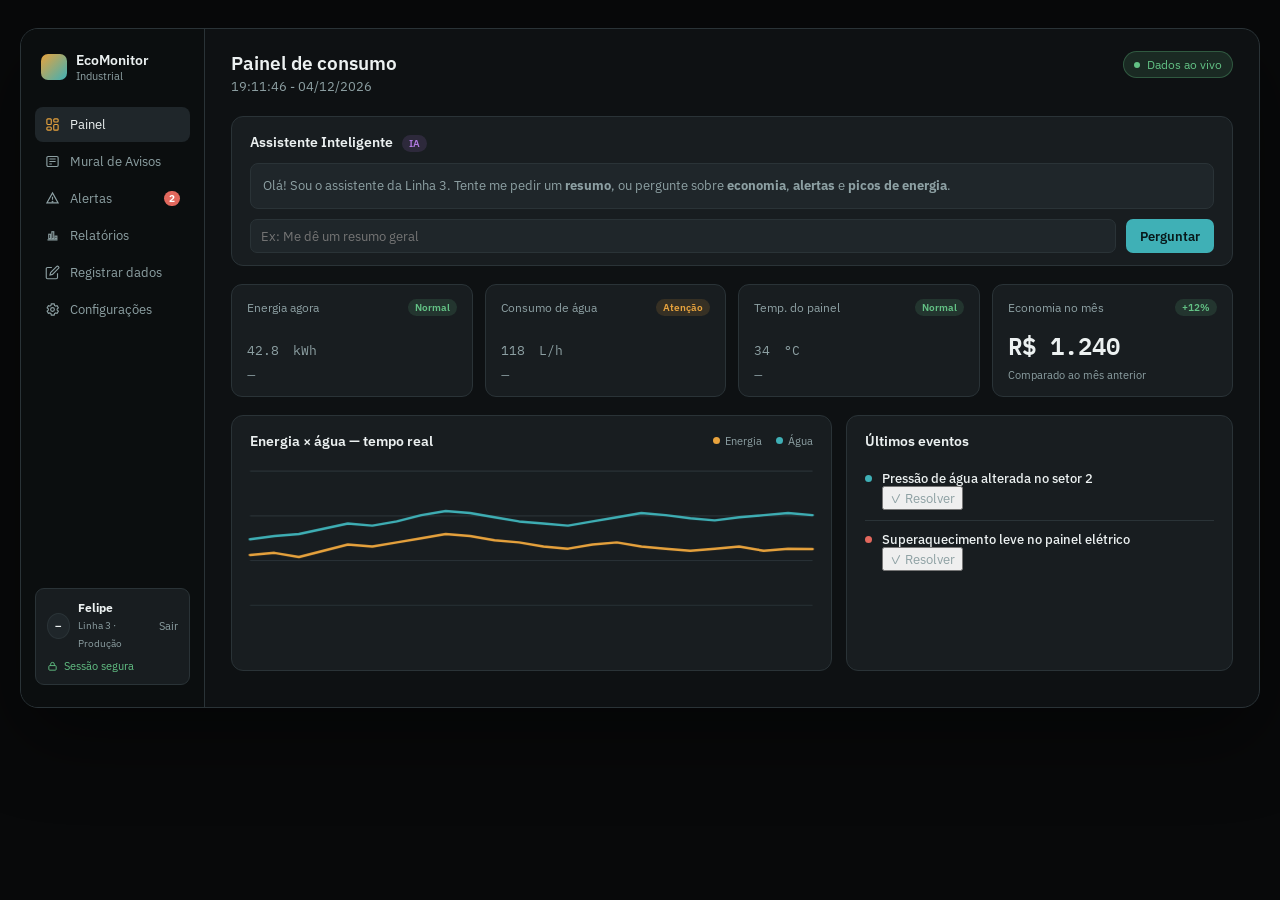
<file: Estrutura/index.html>
<!DOCTYPE html>
<html lang="pt-BR">
<head>
  <meta charset="UTF-8">
  <meta name="viewport" content="width=device-width, initial-scale=1.0">
  <title>EcoMonitor Industrial</title>
  
  <!-- Fontes do Google -->
  <link rel="preconnect" href="https://fonts.googleapis.com">
  <link href="https://fonts.googleapis.com/css2?family=IBM+Plex+Sans:wght@400;500;600;700&family=IBM+Plex+Mono:wght@400;500;600&display=swap" rel="stylesheet">
  
  <!-- Estilos CSS -->
  <link rel="stylesheet" href="style.css">
</head>
<body>

<div id="app" style="position:relative;">

  <!-- Menu Lateral -->
  <aside class="side">
    <div class="brand">
      <div class="brand-mark"></div>
      <div>
        <div class="brand-name">EcoMonitor</div>
        <div class="brand-sub">Industrial</div>
      </div>
    </div>
    <nav id="navList">
      <button data-view="painel" class="active" onclick="setView('painel')">
        <svg viewBox="0 0 24 24" fill="none" stroke="currentColor" stroke-width="1.8"><rect x="3" y="3" width="7" height="9" rx="1.5"/><rect x="14" y="3" width="7" height="5" rx="1.5"/><rect x="14" y="12" width="7" height="9" rx="1.5"/><rect x="3" y="16" width="7" height="5" rx="1.5"/></svg>
        Painel
      </button>
      <button data-view="mural" onclick="setView('mural')">
        <svg viewBox="0 0 24 24" fill="none" stroke="currentColor" stroke-width="1.8"><rect x="3" y="4" width="18" height="16" rx="2"/><path d="M7 8h10"/><path d="M7 12h10"/><path d="M7 16h4"/></svg>
        Mural de Avisos
      </button>
      <button data-view="alertas" onclick="setView('alertas')">
        <svg viewBox="0 0 24 24" fill="none" stroke="currentColor" stroke-width="1.8"><path d="M12 3l9 16H3z"/><path d="M12 9v5"/><circle cx="12" cy="17" r=".6" fill="currentColor"/></svg>
        Alertas
        <span class="badge" id="alertBadge">0</span>
      </button>
      <button data-view="relatorios" onclick="setView('relatorios')">
        <svg viewBox="0 0 24 24" fill="none" stroke="currentColor" stroke-width="1.8"><path d="M4 19h16"/><rect x="6" y="10" width="3" height="7"/><rect x="11" y="6" width="3" height="11"/><rect x="16" y="13" width="3" height="4"/></svg>
        Relatórios
      </button>
      <button data-view="registro-dados" onclick="setView('registro-dados')">
        <svg viewBox="0 0 24 24" fill="none" stroke="currentColor" stroke-width="1.8"><path d="M11 4H4a2 2 0 00-2 2v14a2 2 0 002 2h14a2 2 0 002-2v-7"/><path d="M18.5 2.5a2.121 2.121 0 013 3L12 15l-4 1 1-4 9.5-9.5z"/></svg>
        Registrar dados
      </button>
      <button data-view="config" onclick="setView('config')">
        <svg viewBox="0 0 24 24" fill="none" stroke="currentColor" stroke-width="1.8"><circle cx="12" cy="12" r="3"/><path d="M19.4 13a7.9 7.9 0 000-2l2-1.6-2-3.4-2.4.6a8 8 0 00-1.7-1L14.7 3h-4.6l-.6 2.6a8 8 0 00-1.7 1l-2.4-.6-2 3.4L5.4 11a7.9 7.9 0 000 2l-2 1.6 2 3.4 2.4-.6a8 8 0 001.7 1l.6 2.6h4.6l.6-2.6a8 8 0 001.7-1l2.4.6 2-3.4z"/></svg>
        Configurações
      </button>
    </nav>
    <div class="side-foot">
      <div class="side-foot-top">
        <div class="side-avatar" id="sideAvatar">–</div>
        <div><b id="sideUser">Felipe</b><small>Linha 3 · Produção</small></div>
        <button id="logout" onclick="logout()">Sair</button>
      </div>
      <div class="lock-row">
        <svg viewBox="0 0 24 24" fill="none" stroke="currentColor" stroke-width="2"><rect x="4" y="10" width="16" height="10" rx="2"/><path d="M8 10V7a4 4 0 018 0v3"/></svg>
        Sessão segura
      </div>
    </div>
  </aside>

  <!-- Conteúdo Principal -->
  <main class="main">

    <!-- VIEW: PAINEL -->
    <section class="view active" data-view="painel">
      <div class="topbar">
        <div><h1>Painel de consumo</h1><p id="clock">—</p></div>
        <div class="live"><span class="live-dot"></span>Dados ao vivo</div>
      </div>

      <!-- ASSISTENTE IA -->
      <div class="panel" style="margin-bottom: 18px; padding-bottom: 12px;">
        <div class="panel-head" style="margin-bottom:12px;">
          <h2>Assistente Inteligente <span class="kpi-tag tag-ai" style="margin-left: 6px;">IA</span></h2>
        </div>
        <div class="ai-chat-box" id="ai-output">
          Olá! Sou o assistente da Linha 3. Tente me pedir um <b>resumo</b>, ou pergunte sobre <b>economia</b>, <b>alertas</b> e <b>picos de energia</b>.
        </div>
        <div style="display:flex; gap:10px;">
          <input type="text" id="ai-input" class="input-field" placeholder="Ex: Me dê um resumo geral" onkeypress="handleAIPress(event)">
          <button class="btn-primary" style="width: auto; white-space: nowrap;" onclick="askAI()">Perguntar</button>
        </div>
      </div>

      <!-- KPIs -->
      <div class="kpis">
        <div class="kpi" id="kpi-energy">
          <div class="kpi-top"><span class="kpi-label">Energia agora</span><span class="kpi-tag tag-ok" id="tag-energy">Normal</span></div>
          <div class="kpi-val mono"><span id="val-energy">42.8</span> <span>kWh</span></div>
          <div class="kpi-delta" id="delta-energy">—</div>
        </div>
        <div class="kpi" id="kpi-water">
          <div class="kpi-top"><span class="kpi-label">Consumo de água</span><span class="kpi-tag tag-warn" id="tag-water">Atenção</span></div>
          <div class="kpi-val mono"><span id="val-water">118</span> <span>L/h</span></div>
          <div class="kpi-delta" id="delta-water">—</div>
        </div>
        <div class="kpi" id="kpi-temp">
          <div class="kpi-top"><span class="kpi-label">Temp. do painel</span><span class="kpi-tag tag-ok" id="tag-temp">Normal</span></div>
          <div class="kpi-val mono"><span id="val-temp">34</span> <span>°C</span></div>
          <div class="kpi-delta" id="delta-temp">—</div>
        </div>
        <div class="kpi">
          <div class="kpi-top"><span class="kpi-label">Economia no mês</span><span class="kpi-tag tag-ok">+12%</span></div>
          <div class="kpi-val mono">R$ 1.240</div>
          <div class="kpi-delta">Comparado ao mês anterior</div>
        </div>
      </div>

      <!-- GRÁFICO E EVENTOS -->
      <div class="grid2">
        <div class="panel">
          <div class="panel-head">
            <h2>Energia × água — tempo real</h2>
            <div class="legend">
              <span><i class="dot" style="background:var(--energy)"></i>Energia</span>
              <span><i class="dot" style="background:var(--water)"></i>Água</span>
            </div>
          </div>
          <div class="chart-wrap">
            <svg id="chartSvg" viewBox="0 0 460 170" preserveAspectRatio="none" onmousemove="chartHover(event)" onmouseleave="chartOut()">
              <g stroke="var(--line)" stroke-width="1">
                <line x1="0" y1="10" x2="460" y2="10"/><line x1="0" y1="50" x2="460" y2="50"/>
                <line x1="0" y1="90" x2="460" y2="90"/><line x1="0" y1="130" x2="460" y2="130"/>
              </g>
              <polyline id="lineEnergy" fill="none" stroke="var(--energy)" stroke-width="2.2" stroke-linejoin="round" stroke-linecap="round" points=""/>
              <polyline id="lineWater" fill="none" stroke="var(--water)" stroke-width="2.2" stroke-linejoin="round" stroke-linecap="round" points=""/>
              <line id="hoverLine" x1="0" y1="0" x2="0" y2="170" stroke="var(--text-faint)" stroke-width="1" opacity="0"/>
            </svg>
            <div class="chart-tip" id="chartTip"></div>
          </div>
        </div>

        <div class="panel">
          <div class="panel-head"><h2>Últimos eventos</h2></div>
          <div id="mini-alerts"></div>
        </div>
      </div>
    </section>

    <!-- VIEW: MURAL DE AVISOS -->
    <section class="view" data-view="mural">
      <div class="topbar"><div><h1>Mural de Avisos</h1><p>Comunicados de RH, Qualidade, Manutenção e Segurança</p></div></div>
      <div class="grid2-eq">
        <div class="panel" style="display:flex; flex-direction:column;">
          <div class="panel-head" style="margin-bottom:16px;">
            <h2>Quadro de Avisos</h2>
            <div style="display:flex; gap:8px;">
              <select id="filtro-setor" class="input-field" style="width:auto; padding:4px 8px;" onchange="renderMural()">
                <option value="todos">Todos os setores</option>
                <option value="Produção">Produção</option>
                <option value="Manutenção">Manutenção</option>
                <option value="Logística">Logística</option>
                <option value="Qualidade">Qualidade</option>
              </select>
              <select id="filtro-turno" class="input-field" style="width:auto; padding:4px 8px;" onchange="renderMural()">
                <option value="todos">Todos os turnos</option>
                <option value="1º turno">1º turno</option>
                <option value="2º turno">2º turno</option>
                <option value="3º turno">3º turno</option>
              </select>
            </div>
          </div>
          <div id="mural-lista" style="flex:1; overflow-y:auto; padding-right:6px;"></div>
        </div>

        <div style="display:flex; flex-direction:column; gap:14px;">
          <div class="panel">
            <div class="panel-head"><h2>Publicar novo aviso</h2></div>
            <form id="form-aviso" onsubmit="publicarAviso(event)">
              <div style="display:flex; gap:10px; margin-bottom:12px;">
                <div class="form-group" style="flex:1; margin:0;">
                  <label>Setor Alvo</label>
                  <select id="input-setor" class="input-field" required>
                    <option value="Produção">Produção</option>
                    <option value="Manutenção">Manutenção</option>
                    <option value="Logística">Logística</option>
                    <option value="Qualidade">Qualidade</option>
                  </select>
                </div>
                <div class="form-group" style="flex:1; margin:0;">
                  <label>Turno</label>
                  <select id="input-turno" class="input-field" required>
                    <option value="1º turno">1º turno</option>
                    <option value="2º turno">2º turno</option>
                    <option value="3º turno">3º turno</option>
                    <option value="Geral">Geral (Todos)</option>
                  </select>
                </div>
              </div>
              <div class="form-group">
                <label>Mensagem</label>
                <textarea id="input-texto" class="input-field" rows="3" required placeholder="Digite o aviso..."></textarea>
              </div>
              <div style="display:flex; justify-content:space-between; align-items:center;">
                <label style="display:flex; align-items:center; gap:6px; font-size:12px; cursor:pointer;">
                  <input type="checkbox" id="input-critico" style="accent-color:var(--water); width:16px; height:16px;">
                  Exige confirmação (Crítico)
                </label>
                <button type="submit" class="btn-primary" style="width:auto;">Publicar</button>
              </div>
            </form>
          </div>

          <div class="panel" style="flex:1;">
            <div class="panel-head"><h2>Painel de Confirmações</h2></div>
            <div id="painel-lista" style="display:flex; flex-direction:column; gap:10px;"></div>
          </div>
        </div>
      </div>
    </section>

    <!-- VIEW: ALERTAS -->
    <section class="view" data-view="alertas">
      <div class="topbar">
        <div><h1>Alertas</h1><p>Gerados automaticamente por energia, água, temperatura, sensores e segurança</p></div>
      </div>
      <div class="panel">
        <div class="filter-row" id="filterRowAlertas"></div>
        <div id="alert-list"></div>
      </div>
    </section>

    <!-- VIEW: REGISTRAR DADOS (NOVA TELA) -->
    <section class="view" data-view="registro-dados">
      <div class="topbar">
        <div>
          <h1>Registrar Dados Operacionais</h1>
          <p>Apontamento manual de medições, dados de produção e inspeções da Linha 3</p>
        </div>
        <div style="display:flex; gap:8px;">
          <button class="btn-primary" style="width:auto; padding:6px 14px; font-size:12px; background:var(--panel-2); color:var(--text); border:1px solid var(--line);" onclick="exportarCSV()">
            📥 Exportar CSV
          </button>
        </div>
      </div>

      <!-- KPIs RÁPIDOS DE REGISTRO -->
      <div class="kpis">
        <div class="kpi">
          <div class="kpi-top"><span class="kpi-label">Lançamentos Hoje</span><span class="kpi-tag tag-ok">Ativo</span></div>
          <div class="kpi-val mono" id="kpi-count-hoje">0</div>
          <div class="kpi-delta">Registrados neste turno</div>
        </div>
        <div class="kpi">
          <div class="kpi-top"><span class="kpi-label">Aprovação Pendente</span><span class="kpi-tag tag-warn" id="tag-pendente">0</span></div>
          <div class="kpi-val mono" id="kpi-count-pendente">0</div>
          <div class="kpi-delta">Requerem validação do CO</div>
        </div>
        <div class="kpi">
          <div class="kpi-top"><span class="kpi-label">Média Energia Lançada</span></div>
          <div class="kpi-val mono"><span id="kpi-media-energia">0.0</span> <span>kWh</span></div>
          <div class="kpi-delta">Das últimas medições</div>
        </div>
        <div class="kpi">
          <div class="kpi-top"><span class="kpi-label">Total Refugos</span><span class="kpi-tag tag-danger">Qualidade</span></div>
          <div class="kpi-val mono"><span id="kpi-total-refugo">0</span> <span>pçs</span></div>
          <div class="kpi-delta">Apontadas hoje</div>
        </div>
      </div>

      <div class="grid2">
        <!-- FORMULÁRIO DE REGISTRO COM ABAS -->
        <div class="panel">
          <div class="panel-head" style="margin-bottom:14px; align-items:center;">
            <h2>Novo Apontamento</h2>
            <div class="tab-buttons">
              <button class="tab-btn active" data-tab="sensor" onclick="setTab('sensor')">Sensores</button>
              <button class="tab-btn" data-tab="producao" onclick="setTab('producao')">Produção</button>
              <button class="tab-btn" data-tab="inspecao" onclick="setTab('inspecao')">Inspeção</button>
            </div>
          </div>

          <!-- ABA 1: SENSORES -->
          <form id="form-registro-sensor" class="tab-content active" onsubmit="salvarRegistroSensor(event)">
            <div style="display:grid; grid-template-columns:1fr 1fr; gap:10px; margin-bottom:12px;">
              <div class="form-group" style="margin:0;">
                <label>Setor / Equipamento</label>
                <select id="reg-sensor-setor" class="input-field" required>
                  <option value="Linha 3 - Prensa">Prensa 3</option>
                  <option value="Linha 3 - Compressores">Compressores</option>
                  <option value="Linha 3 - Caldeira">Caldeira Principal</option>
                  <option value="Setor de Pintura">Setor de Pintura</option>
                </select>
              </div>
              <div class="form-group" style="margin:0;">
                <label>Energia (kWh)</label>
                <input type="number" step="0.1" id="reg-sensor-energia" class="input-field" placeholder="Ex: 45.2" required>
              </div>
            </div>

            <div style="display:grid; grid-template-columns:1fr 1fr; gap:10px; margin-bottom:12px;">
              <div class="form-group" style="margin:0;">
                <label>Água (L/h)</label>
                <input type="number" step="1" id="reg-sensor-agua" class="input-field" placeholder="Ex: 110" required>
              </div>
              <div class="form-group" style="margin:0;">
                <label>Temperatura (°C)</label>
                <input type="number" step="0.5" id="reg-sensor-temp" class="input-field" placeholder="Ex: 36.5" required>
              </div>
            </div>

            <div class="form-group">
              <label>Observação / Condição Operacional</label>
              <textarea id="reg-sensor-obs" class="input-field" rows="2" placeholder="Descreva ruídos, vibrações ou anomalias percebidas..."></textarea>
            </div>

            <button type="submit" class="btn-primary">Registrar Medição de Sensores</button>
          </form>

          <!-- ABA 2: PRODUÇÃO -->
          <form id="form-registro-producao" class="tab-content" onsubmit="salvarRegistroProducao(event)">
            <div style="display:grid; grid-template-columns:1fr 1fr; gap:10px; margin-bottom:12px;">
              <div class="form-group" style="margin:0;">
                <label>Lote de Produção</label>
                <input type="text" id="reg-prod-lote" class="input-field" placeholder="Ex: LOTE-2026-09" required>
              </div>
              <div class="form-group" style="margin:0;">
                <label>Turno</label>
                <select id="reg-prod-turno" class="input-field" required>
                  <option value="1º turno">1º turno</option>
                  <option value="2º turno">2º turno</option>
                  <option value="3º turno">3º turno</option>
                </select>
              </div>
            </div>

            <div style="display:grid; grid-template-columns:1fr 1fr; gap:10px; margin-bottom:12px;">
              <div class="form-group" style="margin:0;">
                <label>Peças Produzidas (Boas)</label>
                <input type="number" id="reg-prod-boas" class="input-field" placeholder="Ex: 450" required>
              </div>
              <div class="form-group" style="margin:0;">
                <label>Peças com Defeito (Refugo)</label>
                <input type="number" id="reg-prod-refugo" class="input-field" placeholder="Ex: 12" required>
              </div>
            </div>

            <div class="form-group">
              <label>Motivo Refugo / Paradas</label>
              <input type="text" id="reg-prod-motivo" class="input-field" placeholder="Ex: Rebarba excessiva / Ajuste mecânico">
            </div>

            <button type="submit" class="btn-primary">Apontar Dados de Produção</button>
          </form>

          <!-- ABA 3: INSPEÇÃO -->
          <form id="form-registro-inspecao" class="tab-content" onsubmit="salvarRegistroInspecao(event)">
            <div style="display:grid; grid-template-columns:1fr 1fr; gap:10px; margin-bottom:12px;">
              <div class="form-group" style="margin:0;">
                <label>Equipamento Inspecionado</label>
                <select id="reg-insp-equip" class="input-field" required>
                  <option value="Painel Elétrico Central">Painel Elétrico Central</option>
                  <option value="Bomba de Resfriamento A">Bomba de Resfriamento A</option>
                  <option value="Motor do Compressor 2">Motor do Compressor 2</option>
                  <option value="Válvula Reguladora de Pressão">Válvula Reguladora</option>
                </select>
              </div>
              <div class="form-group" style="margin:0;">
                <label>Status do Checklist</label>
                <select id="reg-insp-status" class="input-field" required>
                  <option value="Aprovado">✓ Aprovado (Sem anomalias)</option>
                  <option value="Alerta">⚠️ Atenção (Requer acompanhamento)</option>
                  <option value="Crítico">🚨 Crítico (Parada imediata)</option>
                </select>
              </div>
            </div>

            <div class="form-group">
              <label>Parecer do Técnico / Operador</label>
              <textarea id="reg-insp-detalhes" class="input-field" rows="3" required placeholder="Relate o estado físico, óleos, ruídos e temperaturas medidas..."></textarea>
            </div>

            <button type="submit" class="btn-primary">Salvar Inspeção Preventiva</button>
          </form>
        </div>

        <!-- TABELA / HISTÓRICO DE DADOS REGISTRADOS -->
        <div class="panel" style="display:flex; flex-direction:column;">
          <div class="panel-head" style="margin-bottom:12px;">
            <h2>Histórico de Registros</h2>
            <div style="display:flex; gap:6px;">
              <input type="text" id="search-registro" class="input-field" placeholder="Buscar..." style="padding:4px 8px; width:110px;" oninput="renderTabelaRegistros()">
              <select id="filter-tipo-registro" class="input-field" style="width:auto; padding:4px 6px;" onchange="renderTabelaRegistros()">
                <option value="todos">Todos</option>
                <option value="sensor">Sensórica</option>
                <option value="producao">Produção</option>
                <option value="inspecao">Inspeção</option>
              </select>
            </div>
          </div>

          <div style="flex:1; overflow-y:auto; max-height:360px;" class="table-wrap">
            <table class="data-table">
              <thead>
                <tr>
                  <th>Tipo</th>
                  <th>Detalhes</th>
                  <th>Autor / Hora</th>
                  <th>Status</th>
                  <th style="text-align:right;">Ações</th>
                </tr>
              </thead>
              <tbody id="tbody-registros">
                <!-- Inserido dinamicamente via JS -->
              </tbody>
            </table>
          </div>
        </div>
      </div>
    </section>

    <!-- VIEW: RELATÓRIOS -->
    <section class="view" data-view="relatorios">
      <div class="topbar"><div><h1>Relatórios</h1><p>Economia, alertas, sensores e histórico da Linha 3</p></div></div>
      <div class="grid2" style="margin-bottom:14px;">
        <div class="panel">
          <div class="panel-head"><h2>Economia por categoria — setembro</h2></div>
          <div class="report-bar-row">
            <div class="report-bar-label"><span>Energia</span><span class="mono">R$ 780</span></div>
            <div class="report-bar-track"><div class="report-bar-fill" style="width:63%; background:var(--energy);"></div></div>
          </div>
          <div class="report-bar-row">
            <div class="report-bar-label"><span>Água</span><span class="mono">R$ 460</span></div>
            <div class="report-bar-track"><div class="report-bar-fill" style="width:37%; background:var(--water);"></div></div>
          </div>
        </div>
        <div class="panel">
          <div class="panel-head"><h2>Alertas por tipo</h2></div>
          <div id="alert-breakdown">Aguardando dados...</div>
        </div>
      </div>
    </section>

    <!-- VIEW: CONFIGURAÇÕES -->
    <section class="view" data-view="config">
      <div class="topbar"><div><h1>Configurações</h1><p>Acessibilidade, perfil e limites de alerta</p></div></div>
      <div class="grid2">
        <div class="panel">
          <div class="panel-head"><h2>Acessibilidade</h2></div>
          <div class="a11y-row">
            <div><div class="a11y-label">Alto contraste</div></div>
            <button class="switch" id="sw-contrast" onclick="toggleContrast(this)"></button>
          </div>
        </div>
        <div class="panel">
          <div class="panel-head"><h2>Perfil e limites</h2></div>
          <div class="a11y-row">
            <div><div class="a11y-label">Usuário ativo</div></div>
            <div class="profile-pick" id="profilePick">
              <button onclick="setUser('Felipe')" data-user="Felipe" class="active">Felipe</button>
              <button onclick="setUser('Gabriel')" data-user="Gabriel">Gabriel</button>
            </div>
          </div>
        </div>
      </div>
    </section>

  </main>
</div>

<!-- Toast Notificação -->
<div class="toast" id="toast"></div>

<!-- Lógica JavaScript Externa -->
<script src="JS.js"></script>
</body>
</html>
</file>
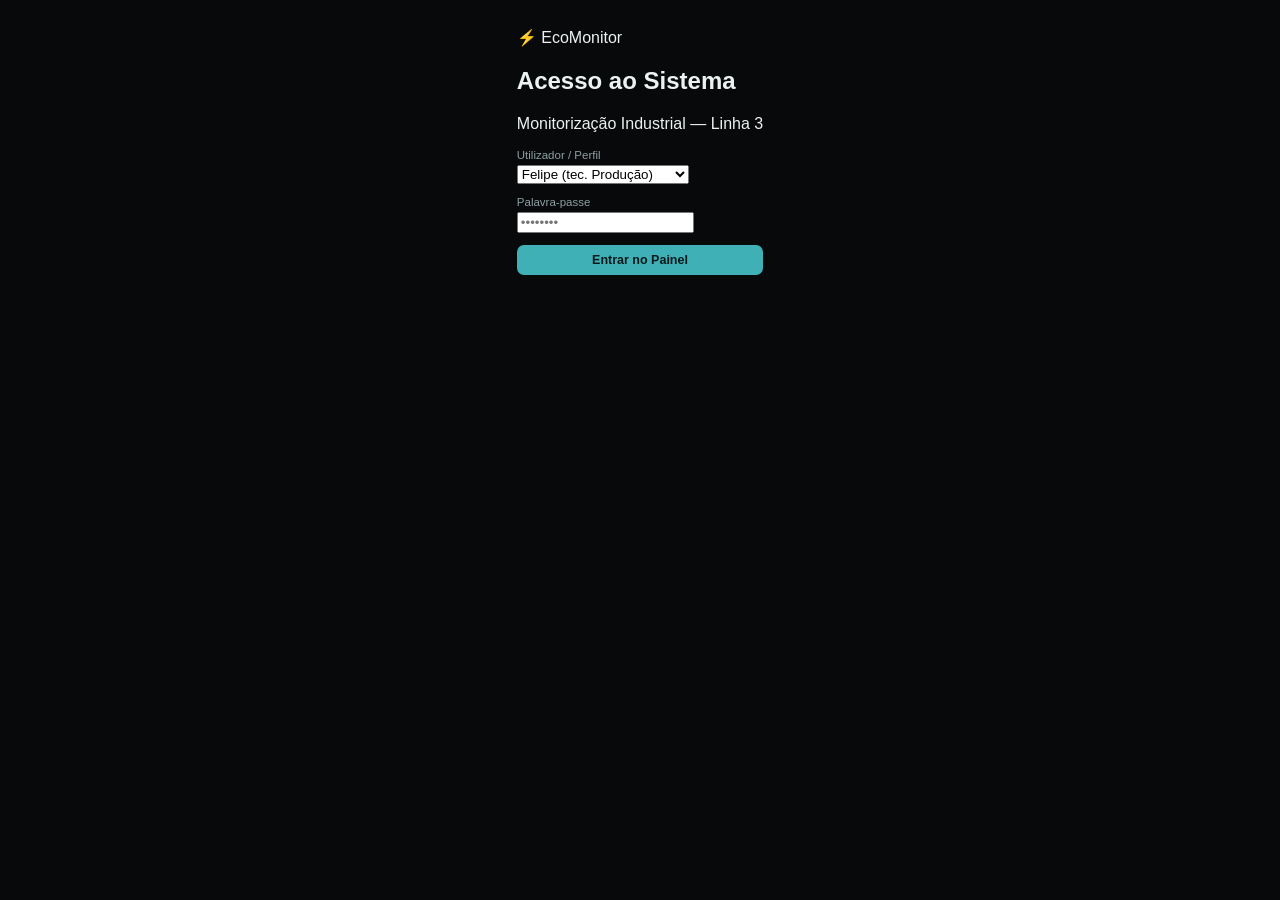
<file: Estrutura/login.html>
<!DOCTYPE html>
<html lang="pt-BR">
<head>
  <meta charset="UTF-8">
  <meta name="viewport" content="width=device-width, initial-scale=1.0">
  <title>Login - EcoMonitor Industrial</title>
  <link rel="stylesheet" href="style.css">
  <link rel="preconnect" href="https://fonts.googleapis.com">
  <link rel="preconnect" href="https://fonts.gstatic.com" crossorigin>
  <link href="https://fonts.googleapis.com/css2?family=JetBrains+Mono:wght@400;500;700&family=Plus+Jakarta+Sans:wght@400;500;600;700&display=swap" rel="stylesheet">
</head>
<body class="login-page">

  <div class="login-container">
    <div class="login-card">
      <div class="login-header">
        <div class="logo">
          <span class="logo-icon">⚡</span>
          <span class="logo-text">EcoMonitor</span>
        </div>
        <h2>Acesso ao Sistema</h2>
        <p>Monitorização Industrial — Linha 3</p>
      </div>

      <form id="loginForm" onsubmit="realizarLogin(event)" class="login-form">
        <div class="form-group">
          <label for="loginUser">Utilizador / Perfil</label>
          <select id="loginUser" required>
            <option value="Felipe">Felipe (tec. Produção)</option>
            <option value="Mariana">Gabriel (Téc. Segurança)</option>
            <option value="Carlos">Rodrigo (CO)</option>
          </select>
        </div>

        <div class="form-group">
          <label for="loginPass">Palavra-passe</label>
          <input type="password" id="loginPass" placeholder="••••••••" required>
        </div>

        <div id="loginError" class="login-error" style="display: none;">
          Palavra-passe incorreta. Tente novamente.
        </div>

        <button type="submit" class="btn-primary btn-block">Entrar no Painel</button>
      </form>
      
      <div class="login-footer">
        
      </div>
    </div>
  </div>

  <script>
    function realizarLogin(e) {
      e.preventDefault();
      const user = document.getElementById('loginUser').value;
      const pass = document.getElementById('loginPass').value;
      const errorDiv = document.getElementById('loginError');

      // Validação simples de credenciais
      if (pass === '12345678' || pass === 'admin' || pass.length >= 4) {
        localStorage.setItem('ecomonitor_user', user);
        window.location.href = 'index.html';
      } else {
        errorDiv.style.display = 'block';
      }
    }
  </script>
</body>
</html>
</file>
<file: Estrutura/style.css>
:root {
  --bg: #0E1113;
  --panel: #181D20;
  --panel-2: #1F262A;
  --line: #2A3337;
  --text: #ECF1F1;
  --text-dim: #8DA0A3;
  --text-faint: #5C6D70;
  --energy: #E8A33D;
  --energy-soft: rgba(232, 163, 61, 0.14);
  --water: #3FB0B6;
  --water-soft: rgba(63, 176, 182, 0.14);
  --danger: #E2685D;
  --danger-soft: rgba(226, 104, 93, 0.14);
  --ok: #63C285;
  --ok-soft: rgba(99, 194, 133, 0.14);
  --security: #B07AE0;
  --security-soft: rgba(176, 122, 224, 0.14);
  --radius: 12px;
  --font-scale: 1;
}

* {
  box-sizing: border-box;
}

html, body {
  margin: 0;
  background: #08090A;
}

body {
  font-family: 'IBM Plex Sans', sans-serif;
  display: flex;
  justify-content: center;
  padding: 28px 18px;
  color: var(--text);
}

.mono {
  font-family: 'IBM Plex Mono', monospace;
}

::selection {
  background: var(--energy);
  color: #181D20;
}

@media (prefers-reduced-motion: reduce) {
  :root {
    --motion: 0;
  }
}

button {
  font-family: inherit;
  color: inherit;
}

button:focus-visible, input:focus-visible, select:focus-visible, textarea:focus-visible {
  outline: 2px solid var(--water);
  outline-offset: 2px;
  border-radius: 6px;
}

#app {
  width: 100%;
  max-width: 1240px;
  background: var(--bg);
  border: 1px solid var(--line);
  border-radius: 18px;
  overflow: hidden;
  display: flex;
  min-height: 680px;
  font-size: calc(14px * var(--font-scale));
  box-shadow: 0 30px 80px rgba(0, 0, 0, 0.45);
  transition: font-size 0.15s ease;
}

/* Modo Alto Contraste */
#app.high-contrast {
  --bg: #000000;
  --panel: #0d0d0d;
  --panel-2: #1a1a1a;
  --line: #444444;
  --text: #ffffff;
  --text-dim: #cccccc;
}

/* Login Gate */
#gate {
  position: absolute;
  inset: 0;
  z-index: 20;
  background: radial-gradient(circle at 30% 20%, #1a2124 0%, #0a0c0d 70%);
  display: flex;
  align-items: center;
  justify-content: center;
  border-radius: 18px;
}

#gate.hidden {
  display: none;
}

.gate-card {
  width: 340px;
  text-align: left;
}

.gate-mark {
  width: 44px;
  height: 44px;
  border-radius: 11px;
  margin-bottom: 18px;
  background: linear-gradient(135deg, var(--energy), var(--water));
}

.gate-card h1 {
  font-size: 20px;
  margin: 0 0 6px;
  font-weight: 600;
}

.gate-card p {
  color: var(--text-dim);
  font-size: 13px;
  margin: 0 0 22px;
}

.gate-users {
  display: flex;
  gap: 10px;
  margin-bottom: 14px;
}

.gate-user {
  flex: 1;
  background: var(--panel);
  border: 1px solid var(--line);
  border-radius: 10px;
  padding: 14px 10px;
  cursor: pointer;
  text-align: center;
  transition: border-color 0.15s, transform 0.15s;
}

.gate-user:hover {
  border-color: var(--water);
  transform: translateY(-1px);
}

.gate-user.selected {
  border-color: var(--water);
  background: var(--water-soft);
}

.gate-avatar {
  width: 34px;
  height: 34px;
  border-radius: 50%;
  margin: 0 auto 8px;
  display: flex;
  align-items: center;
  justify-content: center;
  font-weight: 600;
  font-size: 13px;
  background: var(--panel-2);
  border: 1px solid var(--line);
}

.gate-user span {
  font-size: 12.5px;
}

#gate-enter {
  width: 100%;
  padding: 11px;
  border-radius: 9px;
  border: none;
  cursor: pointer;
  background: var(--water);
  color: #08191b;
  font-weight: 600;
  font-size: 13.5px;
  opacity: 0.4;
  pointer-events: none;
  transition: opacity 0.15s;
}

#gate-enter.ready {
  opacity: 1;
  pointer-events: auto;
}

/* Sidebar */
.side {
  width: 184px;
  flex-shrink: 0;
  background: #0B0E0F;
  border-right: 1px solid var(--line);
  padding: 22px 14px;
  display: flex;
  flex-direction: column;
  gap: 24px;
}

.brand {
  display: flex;
  align-items: center;
  gap: 9px;
  padding: 0 6px;
}

.brand-mark {
  width: 26px;
  height: 26px;
  border-radius: 7px;
  flex-shrink: 0;
  background: linear-gradient(135deg, var(--energy), var(--water));
}

.brand-name {
  font-weight: 600;
  font-size: 13.5px;
}

.brand-sub {
  font-size: 10.5px;
  color: var(--text-dim);
}

nav {
  display: flex;
  flex-direction: column;
  gap: 2px;
}

nav button {
  all: unset;
  cursor: pointer;
  display: flex;
  align-items: center;
  gap: 10px;
  padding: 9px 10px;
  border-radius: 8px;
  font-size: 13px;
  color: var(--text-dim);
  transition: background 0.15s, color 0.15s;
}

nav button svg {
  width: 15px;
  height: 15px;
  flex-shrink: 0;
}

nav button:hover {
  background: #161C1E;
  color: var(--text);
}

nav button.active {
  background: var(--panel-2);
  color: var(--text);
}

nav button.active svg {
  stroke: var(--energy);
}

nav .badge {
  margin-left: auto;
  background: var(--danger);
  color: #fff;
  font-size: 9.5px;
  font-weight: 700;
  padding: 1px 5px;
  border-radius: 20px;
  min-width: 14px;
  text-align: center;
}

.side-foot {
  margin-top: auto;
  padding: 11px;
  border-radius: 9px;
  background: var(--panel);
  border: 1px solid var(--line);
}

.side-foot-top {
  display: flex;
  align-items: center;
  gap: 8px;
  margin-bottom: 8px;
}

.side-avatar {
  width: 26px;
  height: 26px;
  border-radius: 50%;
  background: var(--panel-2);
  border: 1px solid var(--line);
  display: flex;
  align-items: center;
  justify-content: center;
  font-size: 11px;
  font-weight: 600;
}

.side-foot b {
  font-size: 12px;
  display: block;
}

.side-foot small {
  color: var(--text-dim);
  font-size: 10px;
}

.lock-row {
  display: flex;
  align-items: center;
  gap: 6px;
  font-size: 10.5px;
  color: var(--ok);
}

.lock-row svg {
  width: 11px;
  height: 11px;
}

#logout {
  all: unset;
  cursor: pointer;
  font-size: 10.5px;
  color: var(--text-dim);
  margin-left: auto;
}

#logout:hover {
  color: var(--danger);
  text-decoration: underline;
}

/* Main Layout */
.main {
  flex: 1;
  padding: 22px 26px 26px;
  overflow-y: auto;
  max-height: 680px;
}

.view {
  display: none;
}

.view.active {
  display: block;
  animation: fade 0.25s ease;
}

@keyframes fade {
  from { opacity: 0; transform: translateY(4px); }
  to { opacity: 1; transform: translateY(0); }
}

.topbar {
  display: flex;
  justify-content: space-between;
  align-items: flex-start;
  margin-bottom: 22px;
  gap: 12px;
}

.topbar h1 {
  font-size: 19px;
  font-weight: 600;
  margin: 0 0 3px;
}

.topbar p {
  margin: 0;
  color: var(--text-dim);
  font-size: 12.5px;
}

.live {
  display: flex;
  align-items: center;
  gap: 7px;
  font-size: 11.5px;
  color: var(--ok);
  background: var(--ok-soft);
  border: 1px solid rgba(99, 194, 133, 0.3);
  padding: 5px 10px;
  border-radius: 20px;
  height: fit-content;
  white-space: nowrap;
}

.live-dot {
  width: 6px;
  height: 6px;
  border-radius: 50%;
  background: var(--ok);
  animation: pulse 1.8s infinite;
}

@keyframes pulse {
  0%, 100% { opacity: 1; }
  50% { opacity: 0.3; }
}

/* KPIs */
.kpis {
  display: grid;
  grid-template-columns: repeat(4, 1fr);
  gap: 12px;
  margin-bottom: 18px;
}

.kpi {
  background: var(--panel);
  border: 1px solid var(--line);
  border-radius: 11px;
  padding: 14px 15px;
  transition: box-shadow 0.3s;
}

.kpi-top {
  display: flex;
  justify-content: space-between;
  align-items: center;
  margin-bottom: 10px;
}

.kpi-label {
  font-size: 11.5px;
  color: var(--text-dim);
}

.kpi-tag {
  font-size: 10px;
  padding: 2px 7px;
  border-radius: 20px;
  font-weight: 600;
}

.tag-ok { background: var(--ok-soft); color: var(--ok); }
.tag-warn { background: var(--energy-soft); color: var(--energy); }
.tag-danger { background: var(--danger-soft); color: var(--danger); }
.tag-ai { background: var(--security-soft); color: var(--security); }

.kpi-val {
  font-size: 24px;
  font-weight: 600;
}

.kpi-val span {
  font-size: 12.5px;
  color: var(--text-dim);
  font-weight: 400;
}

.kpi-delta {
  font-size: 11px;
  color: var(--text-dim);
  margin-top: 4px;
}

/* Grids & Painéis */
.grid2 {
  display: grid;
  grid-template-columns: 1.55fr 1fr;
  gap: 14px;
}

.grid2-eq {
  display: grid;
  grid-template-columns: 1fr 1fr;
  gap: 14px;
}

.panel {
  background: var(--panel);
  border: 1px solid var(--line);
  border-radius: 12px;
  padding: 16px 18px;
}

.panel-head {
  display: flex;
  justify-content: space-between;
  align-items: center;
  margin-bottom: 10px;
  gap: 10px;
}

.panel-head h2 {
  font-size: 13.5px;
  font-weight: 600;
  margin: 0;
}

.legend {
  display: flex;
  gap: 14px;
  font-size: 11px;
  color: var(--text-dim);
}

.legend span {
  display: inline-flex;
  align-items: center;
  gap: 5px;
}

.dot {
  width: 7px;
  height: 7px;
  border-radius: 50%;
  display: inline-block;
  flex-shrink: 0;
}

/* Inputs e Botões Gerais */
.input-field {
  background: var(--panel-2);
  border: 1px solid var(--line);
  border-radius: 7px;
  color: var(--text);
  padding: 8px 10px;
  font-size: 12.5px;
  width: 100%;
  font-family: inherit;
}

.btn-primary {
  background: var(--water);
  color: #08191b;
  border: none;
  border-radius: 7px;
  padding: 8px 14px;
  font-size: 12.5px;
  font-weight: 600;
  cursor: pointer;
  width: 100%;
  transition: opacity 0.15s;
}

.btn-primary:hover {
  opacity: 0.8;
}

/* Chat IA */
.ai-chat-box {
  background: var(--panel-2);
  border: 1px solid var(--line);
  border-radius: 8px;
  padding: 12px;
  font-size: 13px;
  line-height: 1.5;
  min-height: 44px;
  margin-bottom: 10px;
  color: var(--text-dim);
}

.ai-message { color: var(--text); }
.ai-highlight { color: var(--water); font-weight: 600; }

/* Mural de Avisos */
.aviso-card {
  border-bottom: 1px solid var(--line);
  padding: 14px 0;
}

.aviso-card:last-child {
  border-bottom: none;
  padding-bottom: 0;
}

.aviso-meta {
  display: flex;
  justify-content: space-between;
  font-size: 11px;
  color: var(--text-dim);
  margin-bottom: 6px;
}

.aviso-texto {
  font-size: 13px;
  line-height: 1.5;
  margin: 0 0 10px;
}

.aviso-rodape {
  display: flex;
  justify-content: space-between;
  align-items: center;
  font-size: 11px;
  color: var(--text-dim);
}

.btn-confirmar {
  background: var(--panel-2);
  border: 1px solid var(--line);
  color: var(--text);
  padding: 5px 10px;
  border-radius: 6px;
  font-size: 11px;
  cursor: pointer;
}

.btn-confirmar:hover {
  border-color: var(--water);
  color: var(--water);
}

.btn-confirmar.confirmado {
  background: var(--ok-soft);
  border-color: transparent;
  color: var(--ok);
  pointer-events: none;
}

.form-group {
  margin-bottom: 12px;
}

.form-group label {
  display: block;
  font-size: 11.5px;
  color: var(--text-dim);
  margin-bottom: 4px;
}

.painel-item {
  background: var(--panel-2);
  border: 1px solid var(--line);
  border-radius: 8px;
  padding: 12px;
}

.painel-topo {
  display: flex;
  justify-content: space-between;
  font-size: 12px;
  margin-bottom: 8px;
  gap: 8px;
}

.painel-topo p {
  margin: 0;
  line-height: 1.4;
}

.painel-percentual {
  font-weight: 600;
  color: var(--water);
}

.painel-nomes {
  font-size: 10.5px;
  color: var(--text-dim);
  margin: 8px 0 0;
  line-height: 1.4;
}

/* SVG Chart & Tooltip */
#chartSvg {
  width: 100%;
  height: 190px;
  overflow: visible;
}

.chart-tip {
  position: absolute;
  background: #05070750;
  backdrop-filter: blur(6px);
  border: 1px solid var(--line);
  border-radius: 8px;
  padding: 6px 9px;
  font-size: 11px;
  pointer-events: none;
  opacity: 0;
  transition: opacity 0.12s;
  white-space: nowrap;
}

.chart-wrap {
  position: relative;
}

/* Lista de Alertas */
.alert-item {
  display: flex;
  gap: 10px;
  padding: 10px 0;
  border-bottom: 1px solid var(--line);
  align-items: flex-start;
}

.alert-item:last-child {
  border-bottom: none;
}

.alert-dot {
  width: 7px;
  height: 7px;
  border-radius: 50%;
  margin-top: 5px;
  flex-shrink: 0;
}

.alert-body {
  flex: 1;
  min-width: 0;
}

.alert-title {
  font-size: 12.5px;
  font-weight: 500;
}

.alert-cat {
  display: inline-block;
  font-size: 9.5px;
  font-weight: 600;
  padding: 1px 6px;
  border-radius: 20px;
  margin-right: 6px;
  vertical-align: 1px;
}

.alert-actions {
  display: flex;
  gap: 12px;
  margin-top: 6px;
}

.alert-actions button {
  all: unset;
  cursor: pointer;
  font-size: 10.5px;
  display: flex;
  align-items: center;
  gap: 4px;
}

.resolve-btn {
  color: var(--text-dim);
}

.resolve-btn:hover {
  color: var(--ok);
  text-decoration: underline;
}

.empty-state {
  color: var(--text-dim);
  font-size: 12.5px;
  text-align: center;
  padding: 26px 10px;
}

.filter-row {
  display: flex;
  gap: 6px;
  margin-bottom: 12px;
  flex-wrap: wrap;
}

.filter-chip {
  all: unset;
  cursor: pointer;
  font-size: 11px;
  padding: 5px 11px;
  border-radius: 20px;
  border: 1px solid var(--line);
  color: var(--text-dim);
}

.filter-chip.active {
  border-color: var(--water);
  color: var(--text);
  background: var(--water-soft);
}

/* Acessibilidade & Switch */
.a11y-row {
  display: flex;
  justify-content: space-between;
  align-items: center;
  padding: 10px 0;
  border-bottom: 1px solid var(--line);
  gap: 14px;
}

.a11y-row:last-child {
  border-bottom: none;
}

.a11y-label {
  font-size: 12.5px;
}

.switch {
  width: 34px;
  height: 19px;
  border-radius: 20px;
  background: #33403f;
  position: relative;
  cursor: pointer;
  flex-shrink: 0;
  border: none;
  padding: 0;
}

.switch::after {
  content: '';
  position: absolute;
  width: 15px;
  height: 15px;
  border-radius: 50%;
  background: #fff;
  top: 2px;
  left: 2px;
  transition: left 0.15s;
}

.switch.on {
  background: var(--water);
}

.switch.on::after {
  left: 17px;
}

.profile-pick {
  display: flex;
  gap: 8px;
}

.profile-pick button {
  all: unset;
  cursor: pointer;
  padding: 6px 12px;
  border-radius: 20px;
  font-size: 12px;
  border: 1px solid var(--line);
  color: var(--text-dim);
}

.profile-pick button.active {
  border-color: var(--water);
  color: var(--text);
  background: var(--water-soft);
}

/* Relatórios */
.report-bar-row {
  margin-bottom: 10px;
}

.report-bar-label {
  display: flex;
  justify-content: space-between;
  font-size: 11.5px;
  margin-bottom: 4px;
  color: var(--text-dim);
}

.report-bar-track {
  height: 9px;
  border-radius: 6px;
  background: var(--panel-2);
  overflow: hidden;
}

.report-bar-fill {
  height: 100%;
  border-radius: 6px;
  transition: width 0.6s ease;
}

/* Toast */
.toast {
  position: fixed;
  bottom: 22px;
  right: 22px;
  z-index: 30;
  background: var(--panel-2);
  border: 1px solid var(--line);
  color: var(--text);
  padding: 10px 15px;
  border-radius: 9px;
  font-size: 12px;
  max-width: 280px;
  opacity: 0;
  transform: translateY(8px);
  transition: opacity 0.2s, transform 0.2s;
  pointer-events: none;
}

.toast.show {
  opacity: 1;
  transform: translateY(0);
}

/* Responsividade Mobile */
@media (max-width: 760px) {
  #app {
    flex-direction: column;
    min-height: 0;
  }
  .side {
    width: 100%;
    flex-direction: row;
    align-items: center;
    overflow-x: auto;
    gap: 16px;
  }
  nav {
    flex-direction: row;
  }
  .side-foot {
    display: none;
  }
  .kpis, .grid2, .grid2-eq {
    grid-template-columns: 1fr;
  }
  .main {
    max-height: none;
  }
}
</file>
